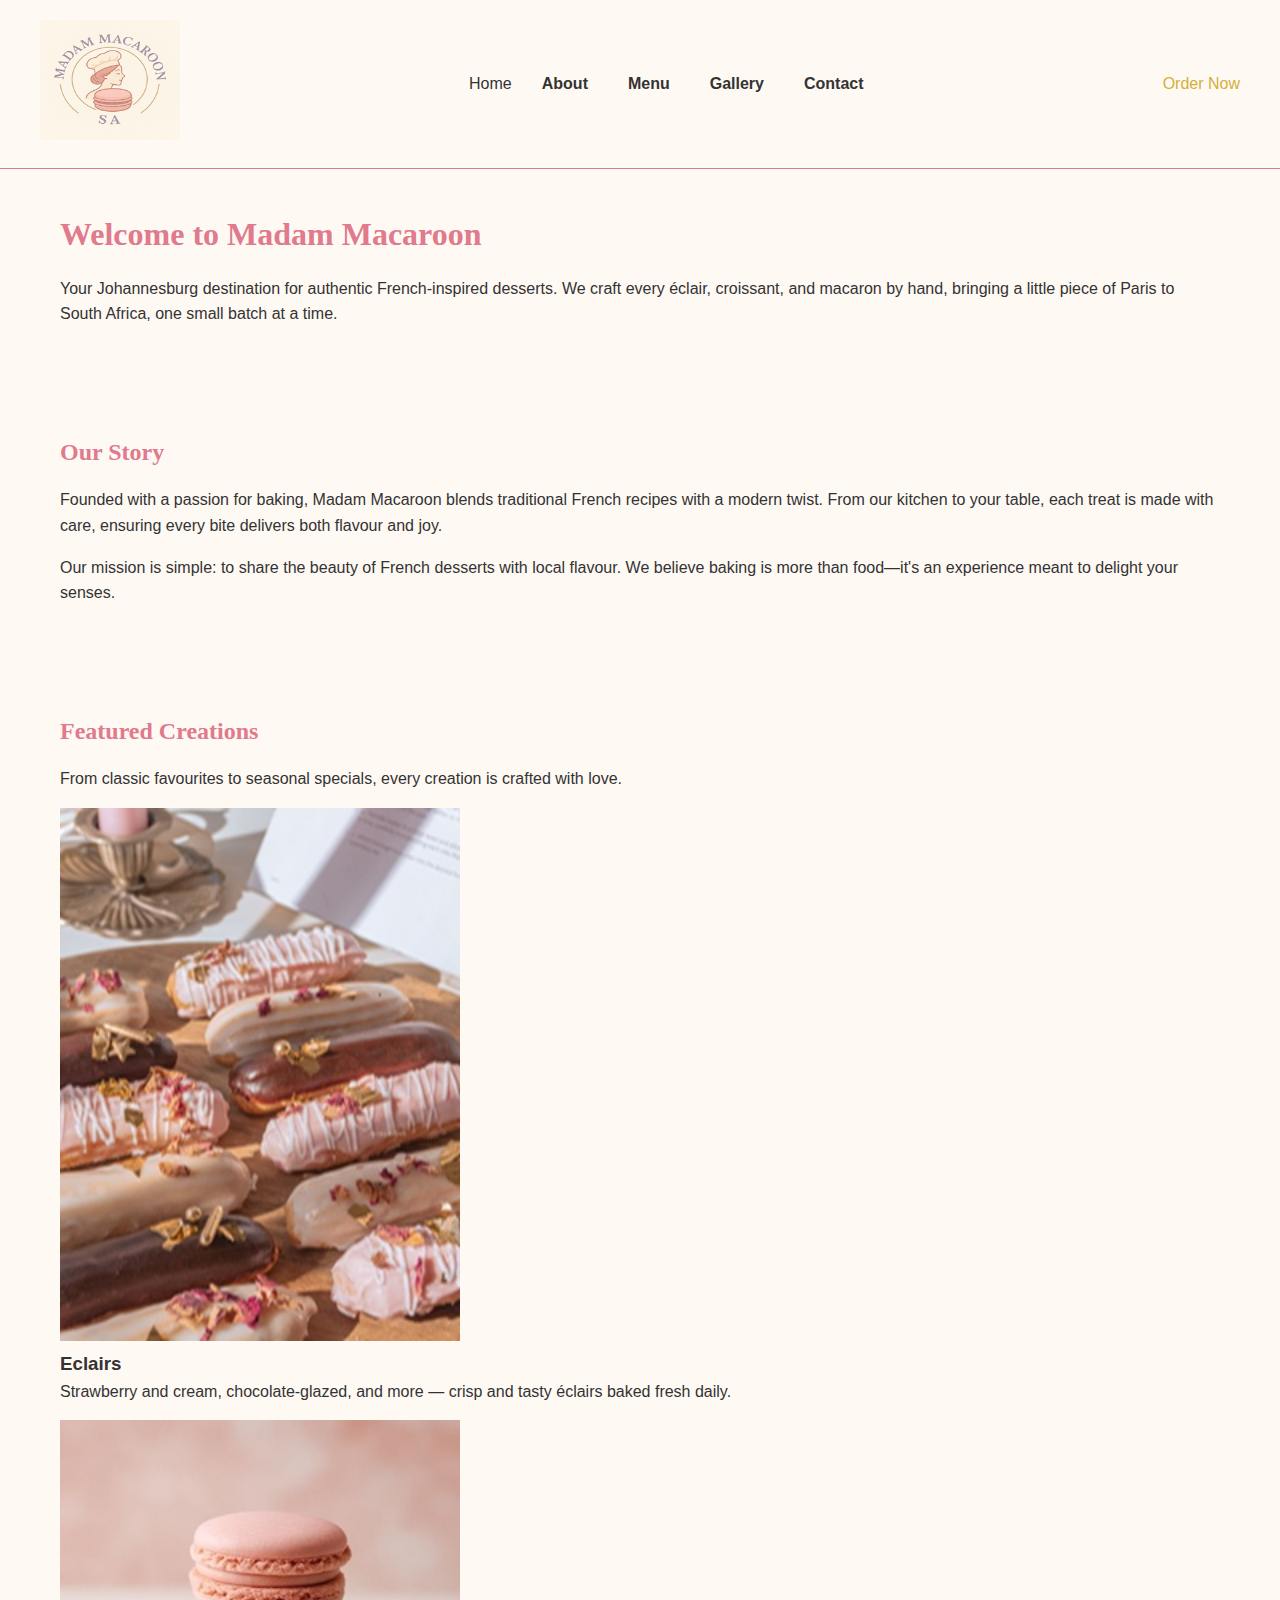
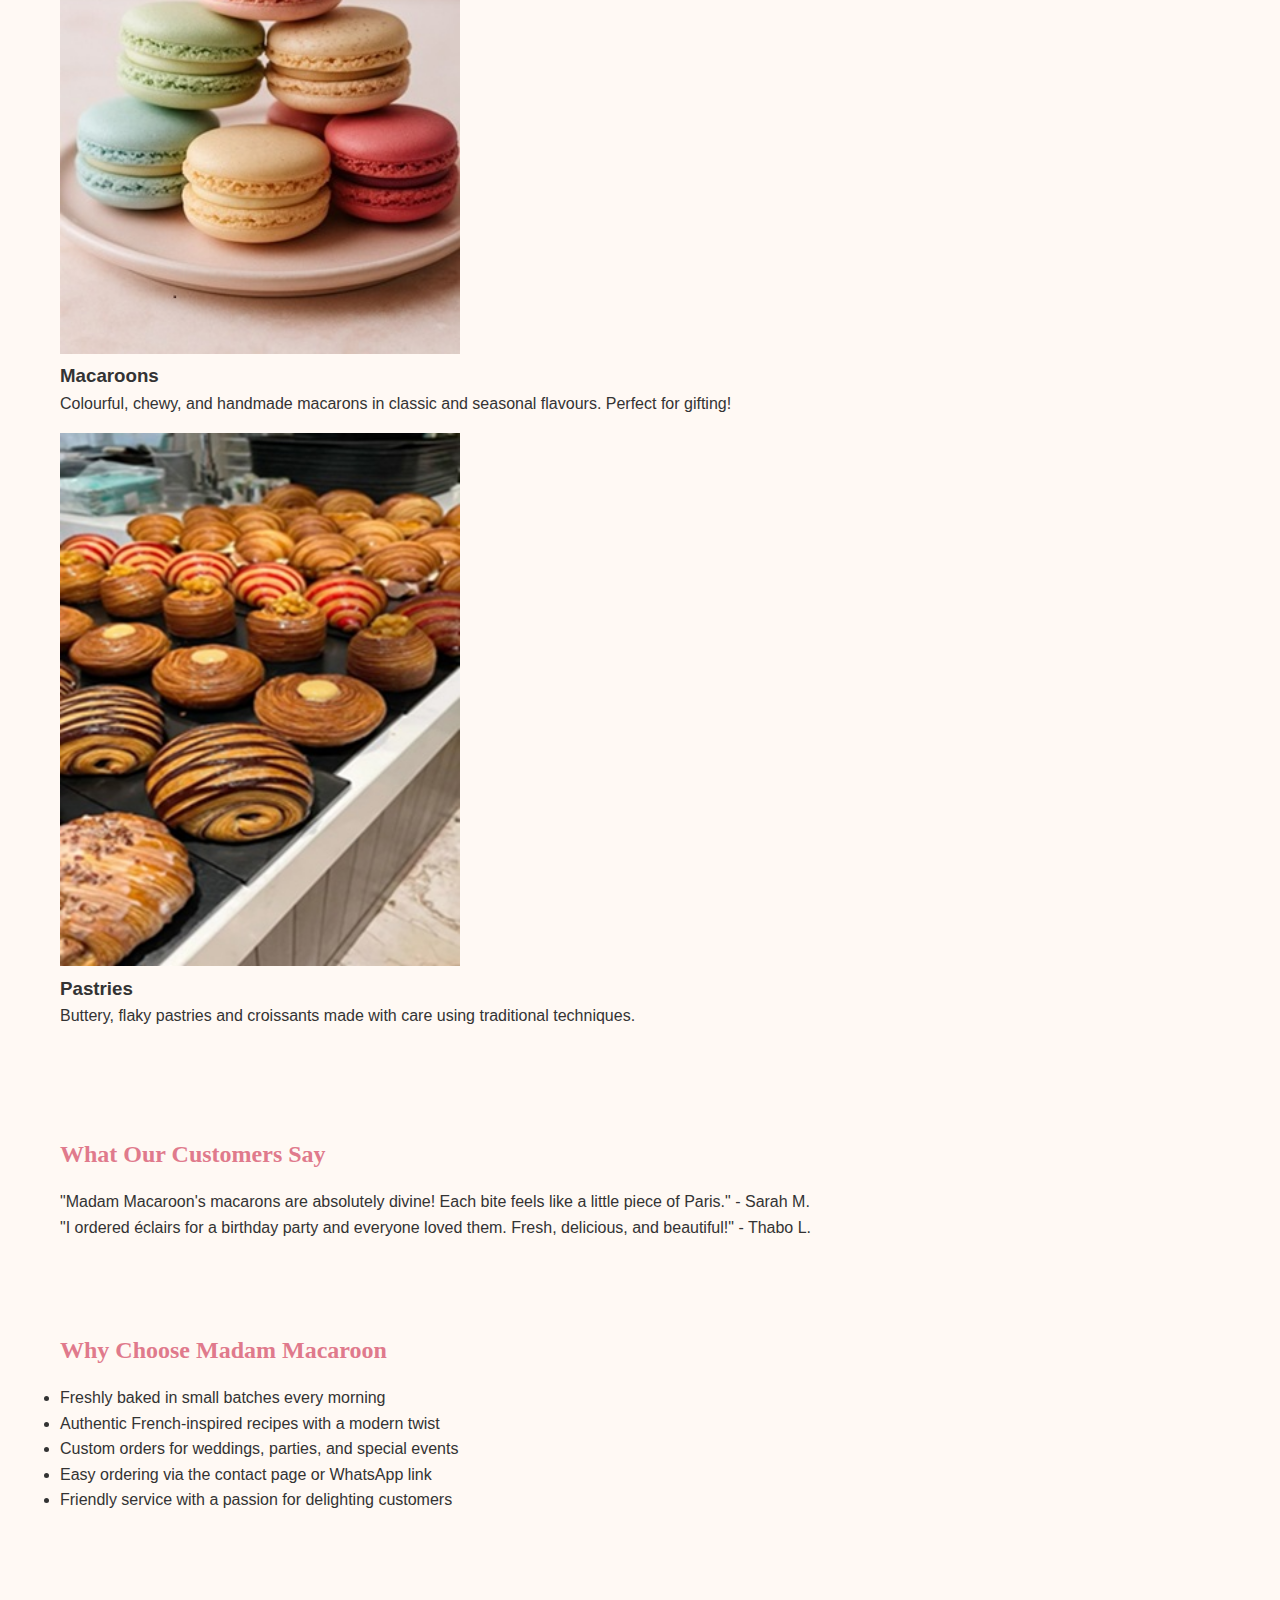
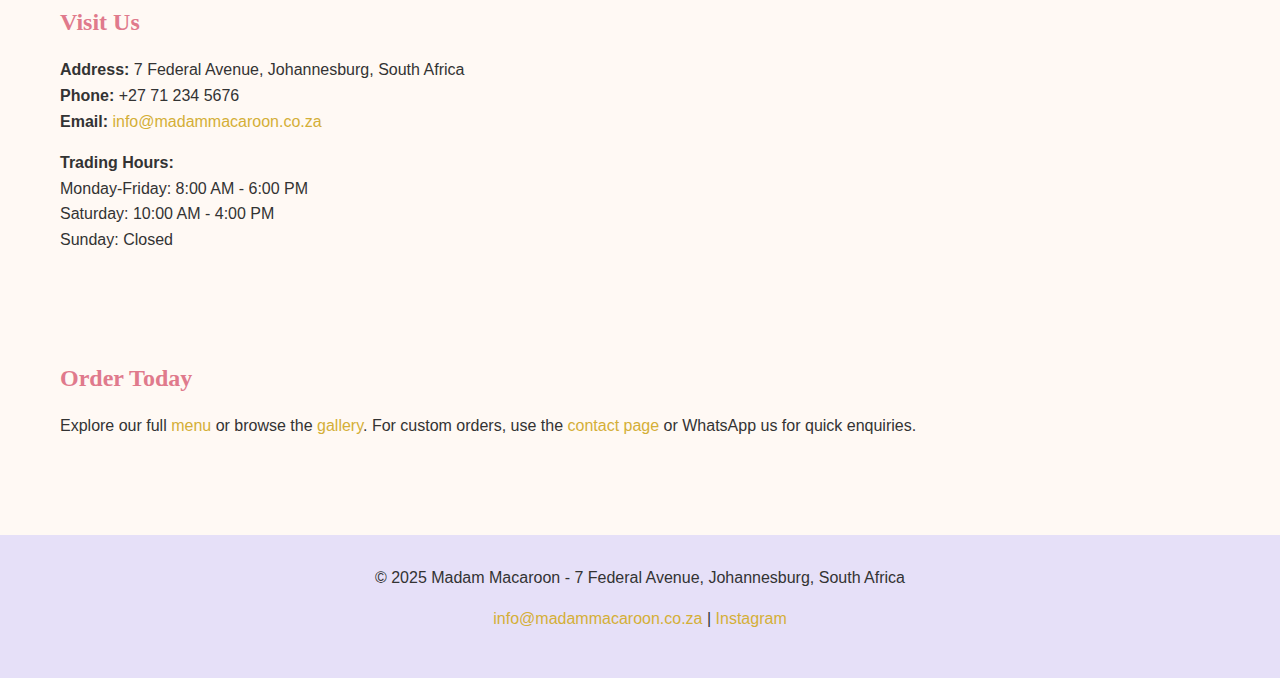
<file: madam.macaroon/index.html>
<!DOCTYPE html>
<html lang="en">
<head>
    <meta charset="UTF-8">
    <meta name="viewport" content="width=device-width, initial-scale=1.0">
    <title>Madam Macaroon - Home</title>
    <link rel="stylesheet" href="styles.css">
    <meta name="description" content="Madam Macaroon - Handcrafted French-inspired desserts in Johannesburg. Explore our éclairs, macarons, pastries, and order online or visit us today.">
</head>
<body>
    
    <!-- Header -->
    <header>
        <a href="index.html">
            <img src="_image/logo clear.png" alt="Madam Macaroon Logo" width="140">
        </a>

        <nav>
            <ul>
                <li>Home</li>
                <li><a href="about.html">About</a></li>
                <li><a href="products.html">Menu</a></li>
                <li><a href="gallery.html">Gallery</a></li>
                <li><a href="contact.html">Contact</a></li>
            </ul>
        </nav>

        <a href="contact.html" class="btn-order-small">Order Now</a>
    </header>

    <!-- Main Content -->
    <main>
        
        <section>
            <h1>Welcome to Madam Macaroon</h1>
            <p>
                Your Johannesburg destination for authentic French-inspired desserts. 
                We craft every éclair, croissant, and macaron by hand, bringing a little piece of Paris
                to South Africa, one small batch at a time.
            </p>
        </section>

        <section>
            <h2>Our Story</h2>
            <p>
                Founded with a passion for baking, Madam Macaroon blends traditional French recipes
                with a modern twist. From our kitchen to your table, each treat is made with care,
                ensuring every bite delivers both flavour and joy.
            </p>
            <p>
                Our mission is simple: to share the beauty of French desserts with local flavour. 
                We believe baking is more than food—it's an experience meant to delight your senses.
            </p>
        </section>

        <section>
            <h2>Featured Creations</h2>
            <p>From classic favourites to seasonal specials, every creation is crafted with love.</p>

            <!-- Featured Creations with simple img tags -->
            <article>
                <img src="_image/eclairs genral.jpg" alt="Freshly baked eclairs" width="400">
                <h3>Eclairs</h3>
                <p>Strawberry and cream, chocolate-glazed, and more — crisp and tasty éclairs baked fresh daily.</p>
            </article>

            <article>
                <img src="_image/macaroons general.jpg" alt="Assorted colourful macaroons" width="400">
                <h3>Macaroons</h3>
                <p>Colourful, chewy, and handmade macarons in classic and seasonal flavours. Perfect for gifting!</p>
            </article>

            <article>
                <img src="_image/pastries general.jpg" alt="Flaky buttery pastries" width="400">
                <h3>Pastries</h3>
                <p>Buttery, flaky pastries and croissants made with care using traditional techniques.</p>
            </article>
        </section>

        <section>
            <h2>What Our Customers Say</h2>
            <blockquote>
                "Madam Macaroon's macarons are absolutely divine! Each bite feels like a little piece of Paris." - Sarah M.
            </blockquote>
            <blockquote>
                "I ordered éclairs for a birthday party and everyone loved them. Fresh, delicious, and beautiful!" - Thabo L.
            </blockquote>
        </section>

        <section>
            <h2>Why Choose Madam Macaroon</h2>
            <ul>
                <li>Freshly baked in small batches every morning</li>
                <li>Authentic French-inspired recipes with a modern twist</li>
                <li>Custom orders for weddings, parties, and special events</li>
                <li>Easy ordering via the contact page or WhatsApp link</li>
                <li>Friendly service with a passion for delighting customers</li>
            </ul>
        </section>

        <section>
            <h2>Visit Us</h2>
            <p>
                <strong>Address:</strong> 7 Federal Avenue, Johannesburg, South Africa<br>
                <strong>Phone:</strong> +27 71 234 5676<br>
                <strong>Email:</strong> <a href="mailto:info@madammacaroon.co.za">info@madammacaroon.co.za</a>
            </p>
            <p>
                <strong>Trading Hours:</strong><br>
                Monday-Friday: 8:00 AM - 6:00 PM<br>
                Saturday: 10:00 AM - 4:00 PM<br>
                Sunday: Closed
            </p>
        </section>

        <section>
            <h2>Order Today</h2>
            <p>
                Explore our full <a href="products.html">menu</a> or browse the <a href="gallery.html">gallery</a>.
                For custom orders, use the <a href="contact.html">contact page</a> or WhatsApp us for quick enquiries.
            </p>
        </section>
    </main>

    <!-- Footer -->
    <footer>
        <p>&copy; 2025 Madam Macaroon - 7 Federal Avenue, Johannesburg, South Africa</p>
        <p>
            <a href="mailto:info@madammacaroon.co.za">info@madammacaroon.co.za</a> |
            <a href="https://instagram.com/" target="_blank" rel="noopener">Instagram</a>
        </p>
    </footer>
</body>
</html>
</file>
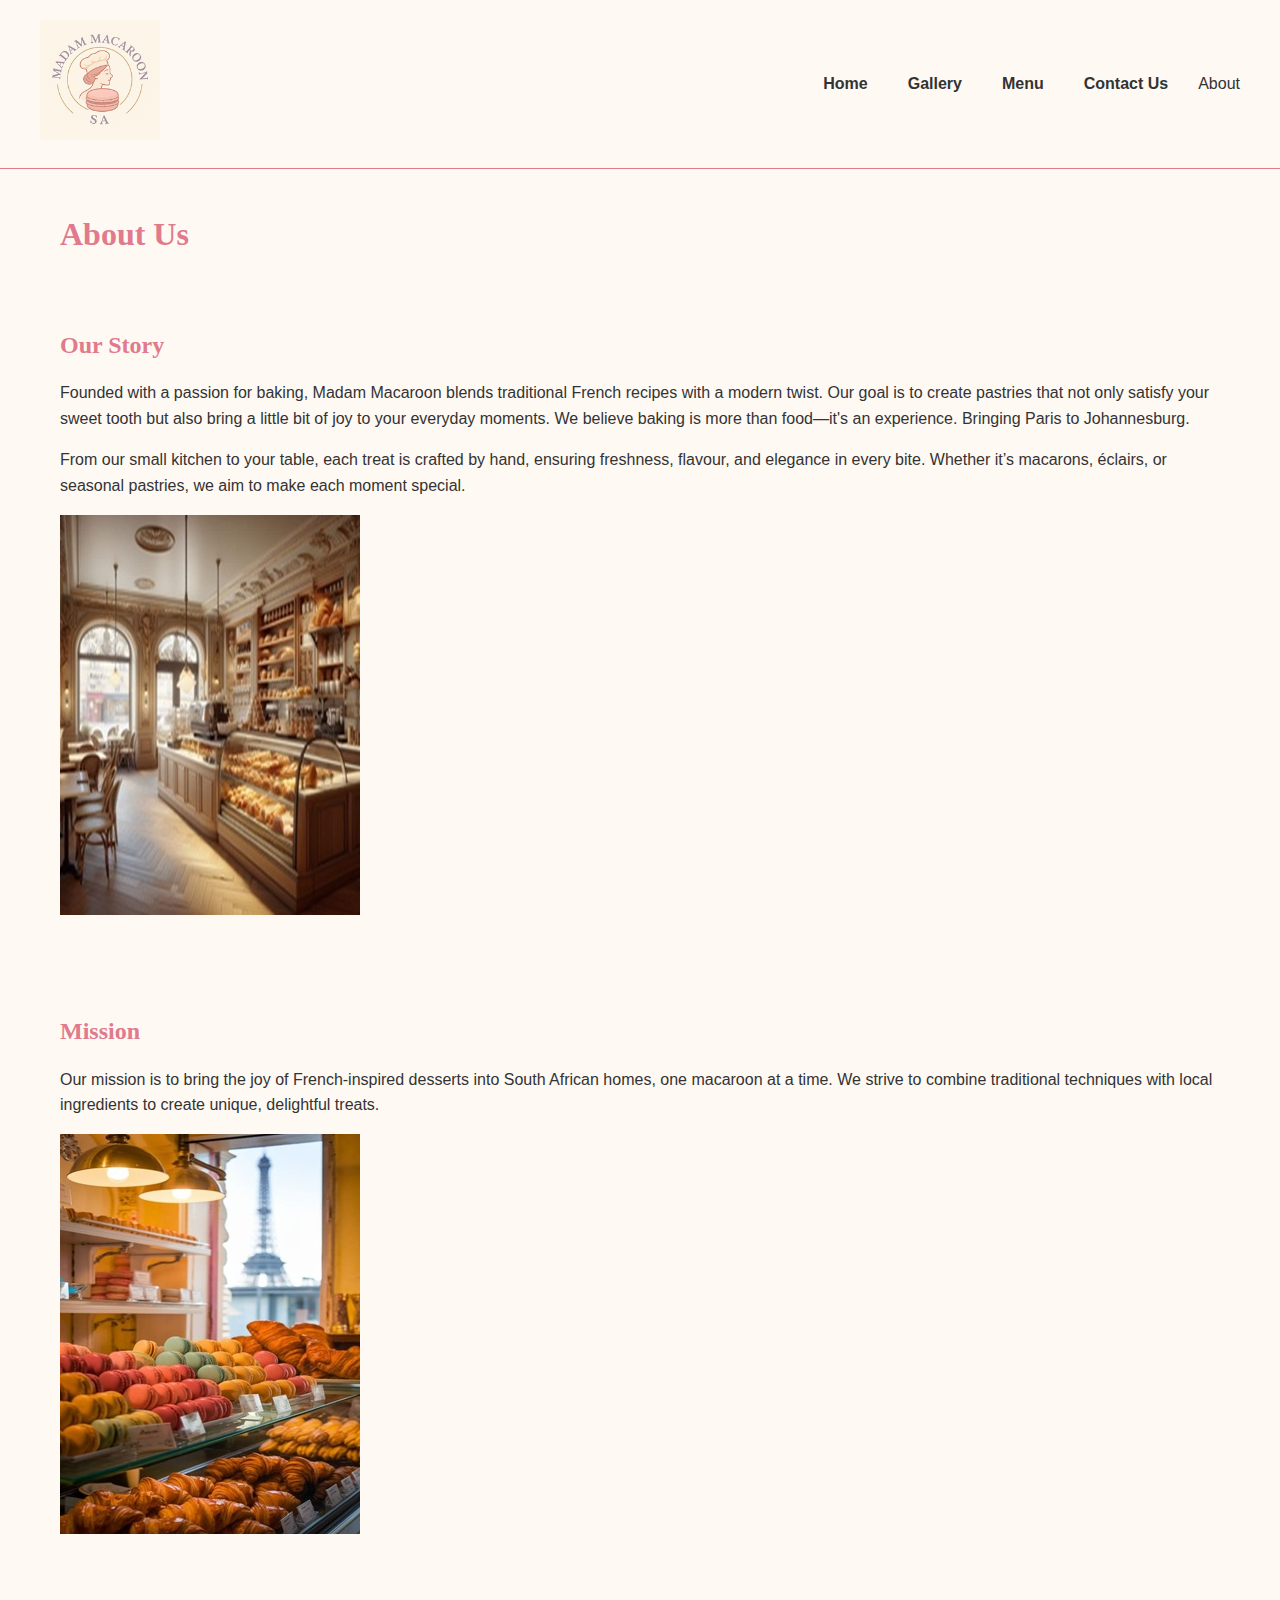
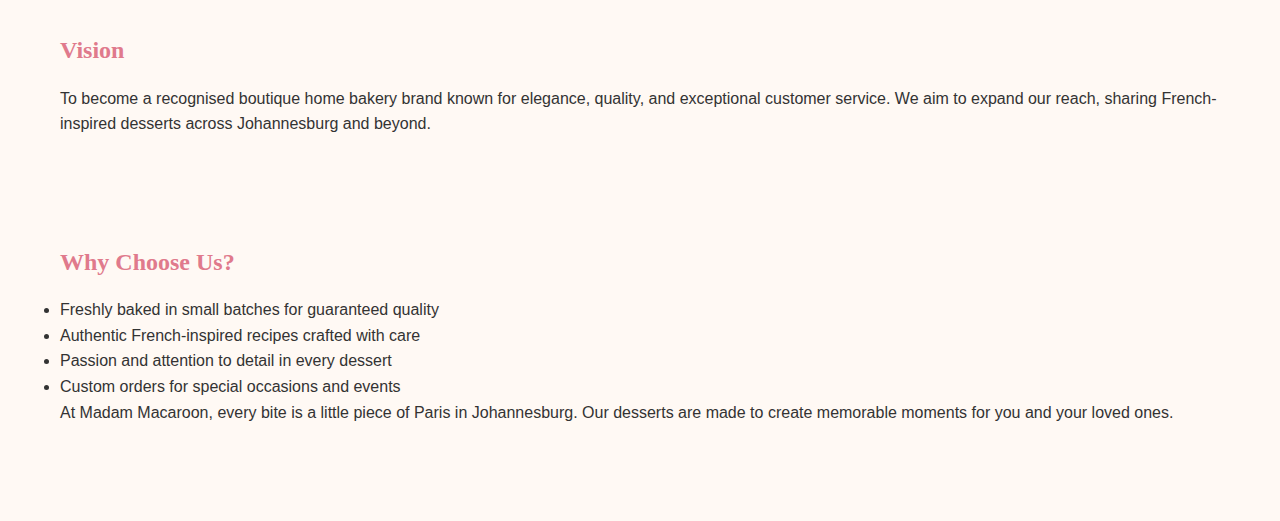
<file: madam.macaroon/about.html>
<!DOCTYPE html>
<html lang="en">
<head>
    <meta charset="UTF-8">
    <meta name="viewport" content="width=device-width, initial-scale=1.0">
    <title>Madam Macaroon - About Page</title>
    <link rel="stylesheet" href="styles.css">
</head>
<body>
    <!-- Header with logo and navigation -->
    <header>
        <a href="index.html">
            <img src="_image/logo clear.png" alt="Madam Macaroon Logo" width="120">
        </a>

        <nav>
            <ul>
                <li><a href="index.html">Home</a></li>
                <li><a href="gallery.html">Gallery</a></li>
                <li><a href="products.html">Menu</a></li>
                <li><a href="contact.html">Contact Us</a></li>
                <li>About</li>
            </ul>
        </nav>
    </header>

    <main>
        <h1>About Us</h1>

        <!-- Our Story -->
        <section class="about-section">
            <div>
                <h2>Our Story</h2>
                <p>
                    Founded with a passion for baking, Madam Macaroon blends traditional French recipes
                    with a modern twist. Our goal is to create pastries that not only satisfy your sweet tooth
                    but also bring a little bit of joy to your everyday moments. We believe baking is more
                    than food—it's an experience. Bringing Paris to Johannesburg.
                </p>
                <p>
                    From our small kitchen to your table, each treat is crafted by hand, ensuring
                    freshness, flavour, and elegance in every bite. Whether it’s macarons, éclairs,
                    or seasonal pastries, we aim to make each moment special.
                </p>
            </div>
            <img src="_image/paris bakery pic.jpg" alt="Paris Inspired Bakery">
        </section>

        <!-- Mission -->
        <section class="about-section">
            <div>
                <h2>Mission</h2>
                <p>
                    Our mission is to bring the joy of French-inspired desserts into South African homes,
                    one macaroon at a time. We strive to combine traditional techniques with local ingredients
                    to create unique, delightful treats.
                </p>
            </div>
            <img src="_image/parisian bakery pic.jpg" alt="Macaroons and pastries">
        </section>

        <!-- Vision -->
        <section>
            <h2>Vision</h2>
            <p>
                To become a recognised boutique home bakery brand known for elegance, quality,
                and exceptional customer service. We aim to expand our reach, sharing French-inspired
                desserts across Johannesburg and beyond.
            </p>
        </section>

        <!-- Why Choose Us -->
        <section>
            <h2>Why Choose Us?</h2>
            <ul>
                <li>Freshly baked in small batches for guaranteed quality</li>
                <li>Authentic French-inspired recipes crafted with care</li>
                <li>Passion and attention to detail in every dessert</li>
                <li>Custom orders for special occasions and events</li>
            </ul>
            <p>
                At Madam Macaroon, every bite is a little piece of Paris in Johannesburg. Our desserts
                are made to create memorable moments for you and your loved ones.
            </p>
        </section>
    </main>
</file>
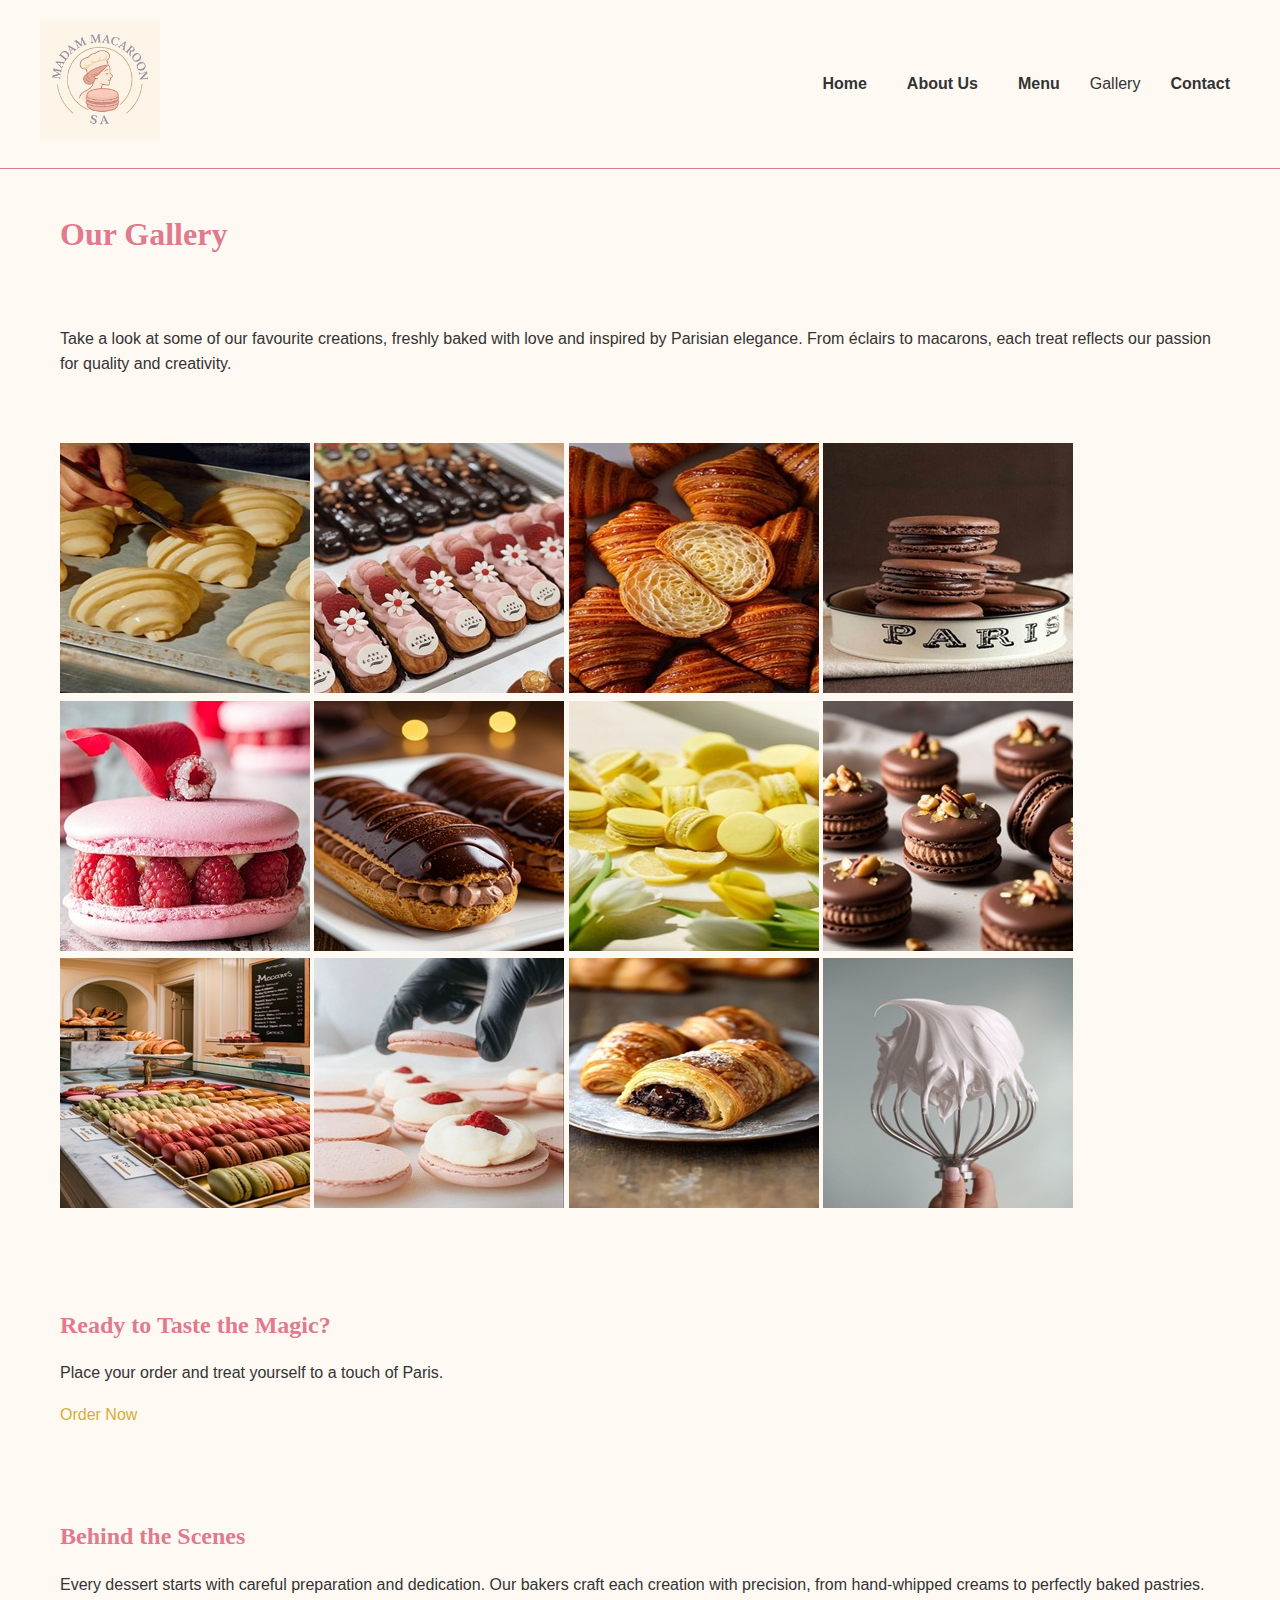
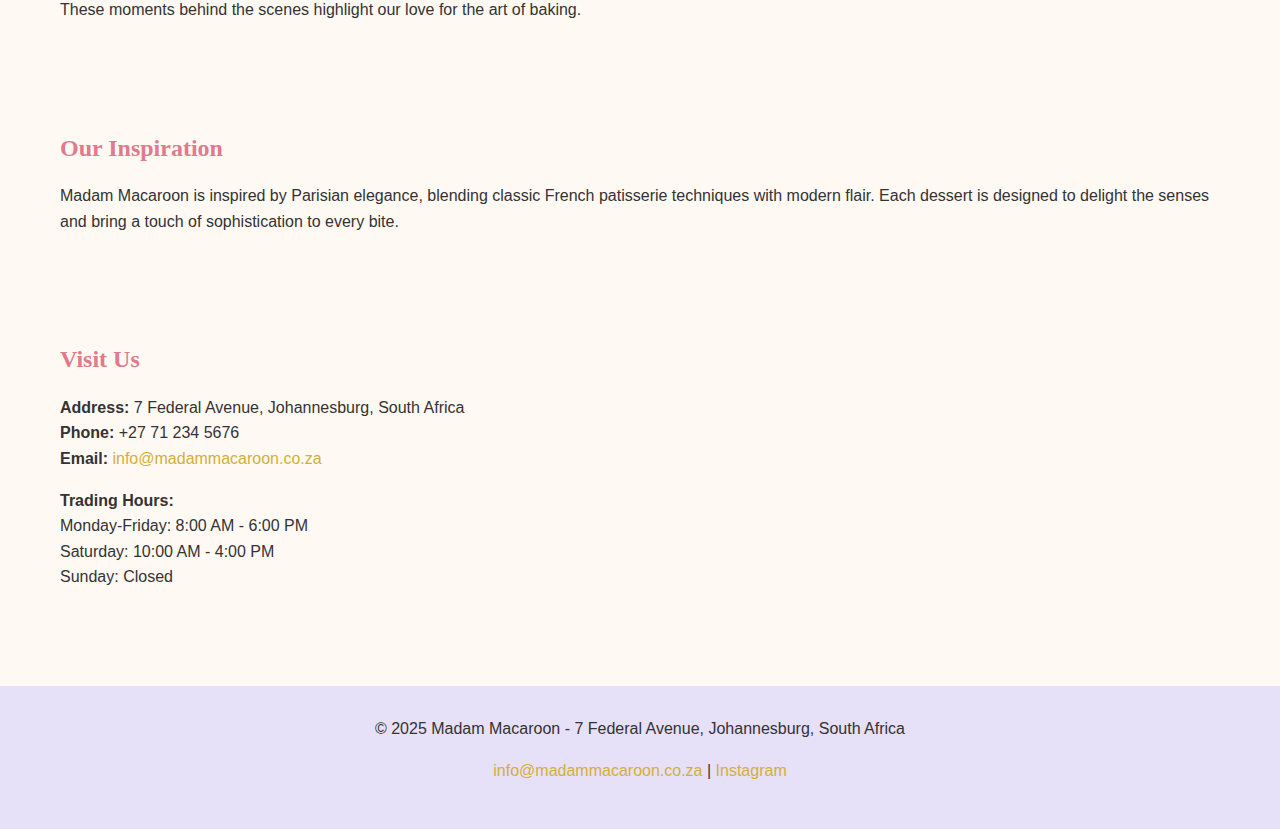
<file: madam.macaroon/gallery.html>
<!DOCTYPE html>
<html lang="en">
<head>
    <meta charset="UTF-8">
    <meta name="viewport" content="width=device-width, initial-scale=1.0">
    <title>Madam Macaroon - Gallery</title>
    <link rel="stylesheet" href="styles.css">
    <meta name="description" content="Madam Macaroon Gallery - Explore our pastries, macarons, eclairs, and desserts in elegant Parisian style.">
</head>
<body>

    <!-- Header -->
    <header>
        <a href="index.html">
            <img src="_image/logo clear.png" alt="Madam Macaroon Logo" width="120">
        </a>
        <nav>
            <ul>
                <li><a href="index.html">Home</a></li>
                <li><a href="about.html">About Us</a></li>
                <li><a href="products.html">Menu</a></li>
                <li>Gallery</li>
                <li><a href="contact.html">Contact</a></li>
            </ul>
        </nav>
    </header>

    <!-- Main Content -->
    <main>
        <h1>Our Gallery</h1>
        <p>Take a look at some of our favourite creations, freshly baked with love and inspired by Parisian elegance. From éclairs to macarons, each treat reflects our passion for quality and creativity.</p>

        <!-- Gallery Grid -->
        <section class="gallery-grid">
            <img src="_image/bakingprocess.jpg" alt="Baking process">
            <img src="_image/Berry eclair for gallery.jpg" alt="Berry Eclair">
            <img src="_image/butter pastry gallery2.jpg" alt="Butter Pastry">
            <img src="_image/choco locco gallery.jpg" alt="Choco Loco">
            <img src="_image/prettyinpinkgallery.jpg" alt="Pretty in Pink">
            <img src="_image/choco late eclair gallery.jpg" alt="Chocolate Eclair">
            <img src="_image/Lemon Macarons – gallery2.jpg" alt="Lemon Macarons">
            <img src="_image/choc macaroon gallery2.jpg" alt="Chocolate Macaroon">
            <img src="_image/look of restaurant.jpg" alt="Restaurant Look">
            <img src="_image/baking process 2.jpg" alt="Baking Process 2">
            <img src="_image/4c92903c-e950-48e2-b4c9-6647354e27c8.jpg" alt="Restaurant Interior">
            <img src="_image/download (1).jpg" alt="Whisk and Baking Tools">
        </section>

        <!-- ===== Order Button Section ===== -->
        <section class="order-section">
            <h2>Ready to Taste the Magic?</h2>
            <p>Place your order and treat yourself to a touch of Paris.</p>
            <a href="contact.html" class="btn">Order Now</a>
        </section>
        <!-- ===== End Order Button ===== -->

        <!-- Additional Sections -->
        <section>
            <h2>Behind the Scenes</h2>
            <p>Every dessert starts with careful preparation and dedication. Our bakers craft each creation with precision, from hand-whipped creams to perfectly baked pastries. These moments behind the scenes highlight our love for the art of baking.</p>
        </section>

        <section>
            <h2>Our Inspiration</h2>
            <p>Madam Macaroon is inspired by Parisian elegance, blending classic French patisserie techniques with modern flair. Each dessert is designed to delight the senses and bring a touch of sophistication to every bite.</p>
        </section>

        <section>
            <h2>Visit Us</h2>
            <p>
                <strong>Address:</strong> 7 Federal Avenue, Johannesburg, South Africa<br>
                <strong>Phone:</strong> +27 71 234 5676<br>
                <strong>Email:</strong> <a href="mailto:info@madammacaroon.co.za">info@madammacaroon.co.za</a>
            </p>
            <p>
                <strong>Trading Hours:</strong><br>
                Monday-Friday: 8:00 AM - 6:00 PM<br>
                Saturday: 10:00 AM - 4:00 PM<br>
                Sunday: Closed
            </p>
        </section>
    </main>

    <!-- Footer -->
    <footer>
        <p>&copy; 2025 Madam Macaroon - 7 Federal Avenue, Johannesburg, South Africa</p>
        <p>
            <a href="mailto:info@madammacaroon.co.za">info@madammacaroon.co.za</a> |
            <a href="https://instagram.com/" target="_blank" rel="noopener">Instagram</a>
        </p>
    </footer>

</body>
</html>
</file>
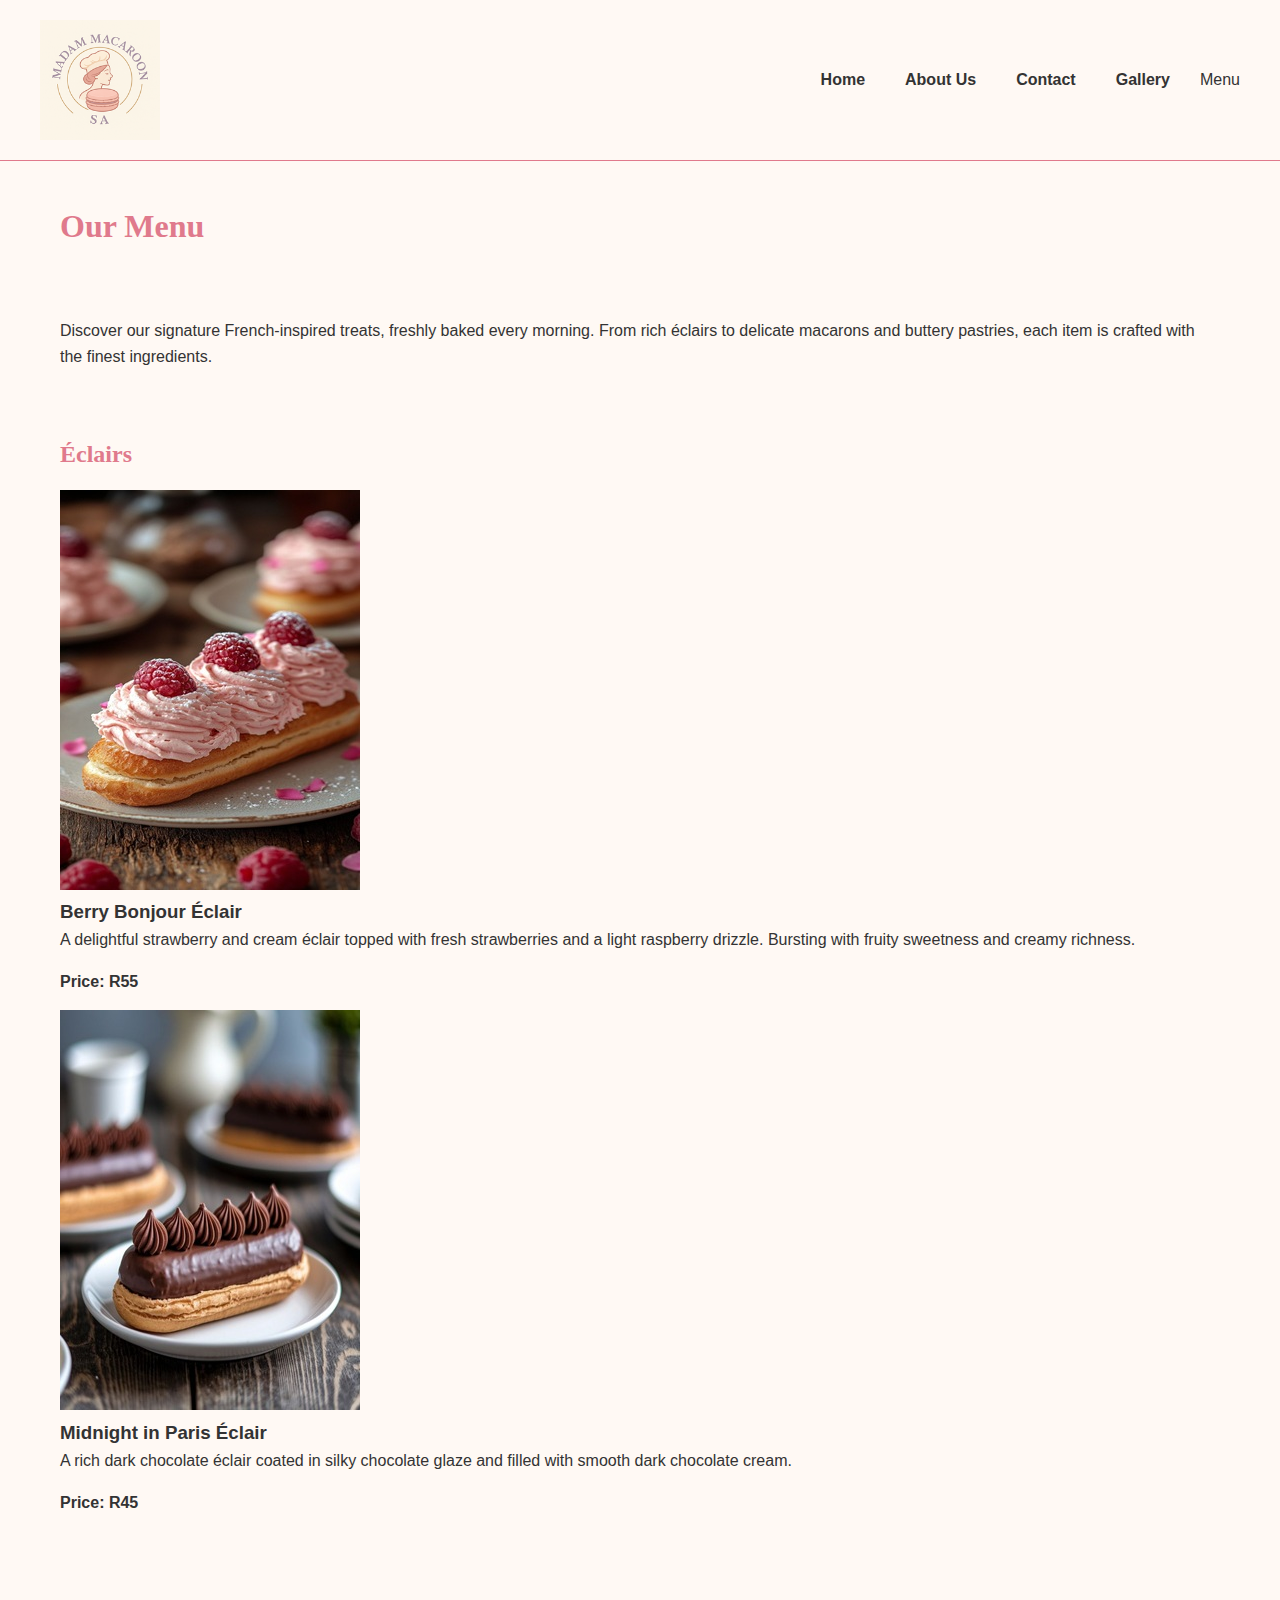
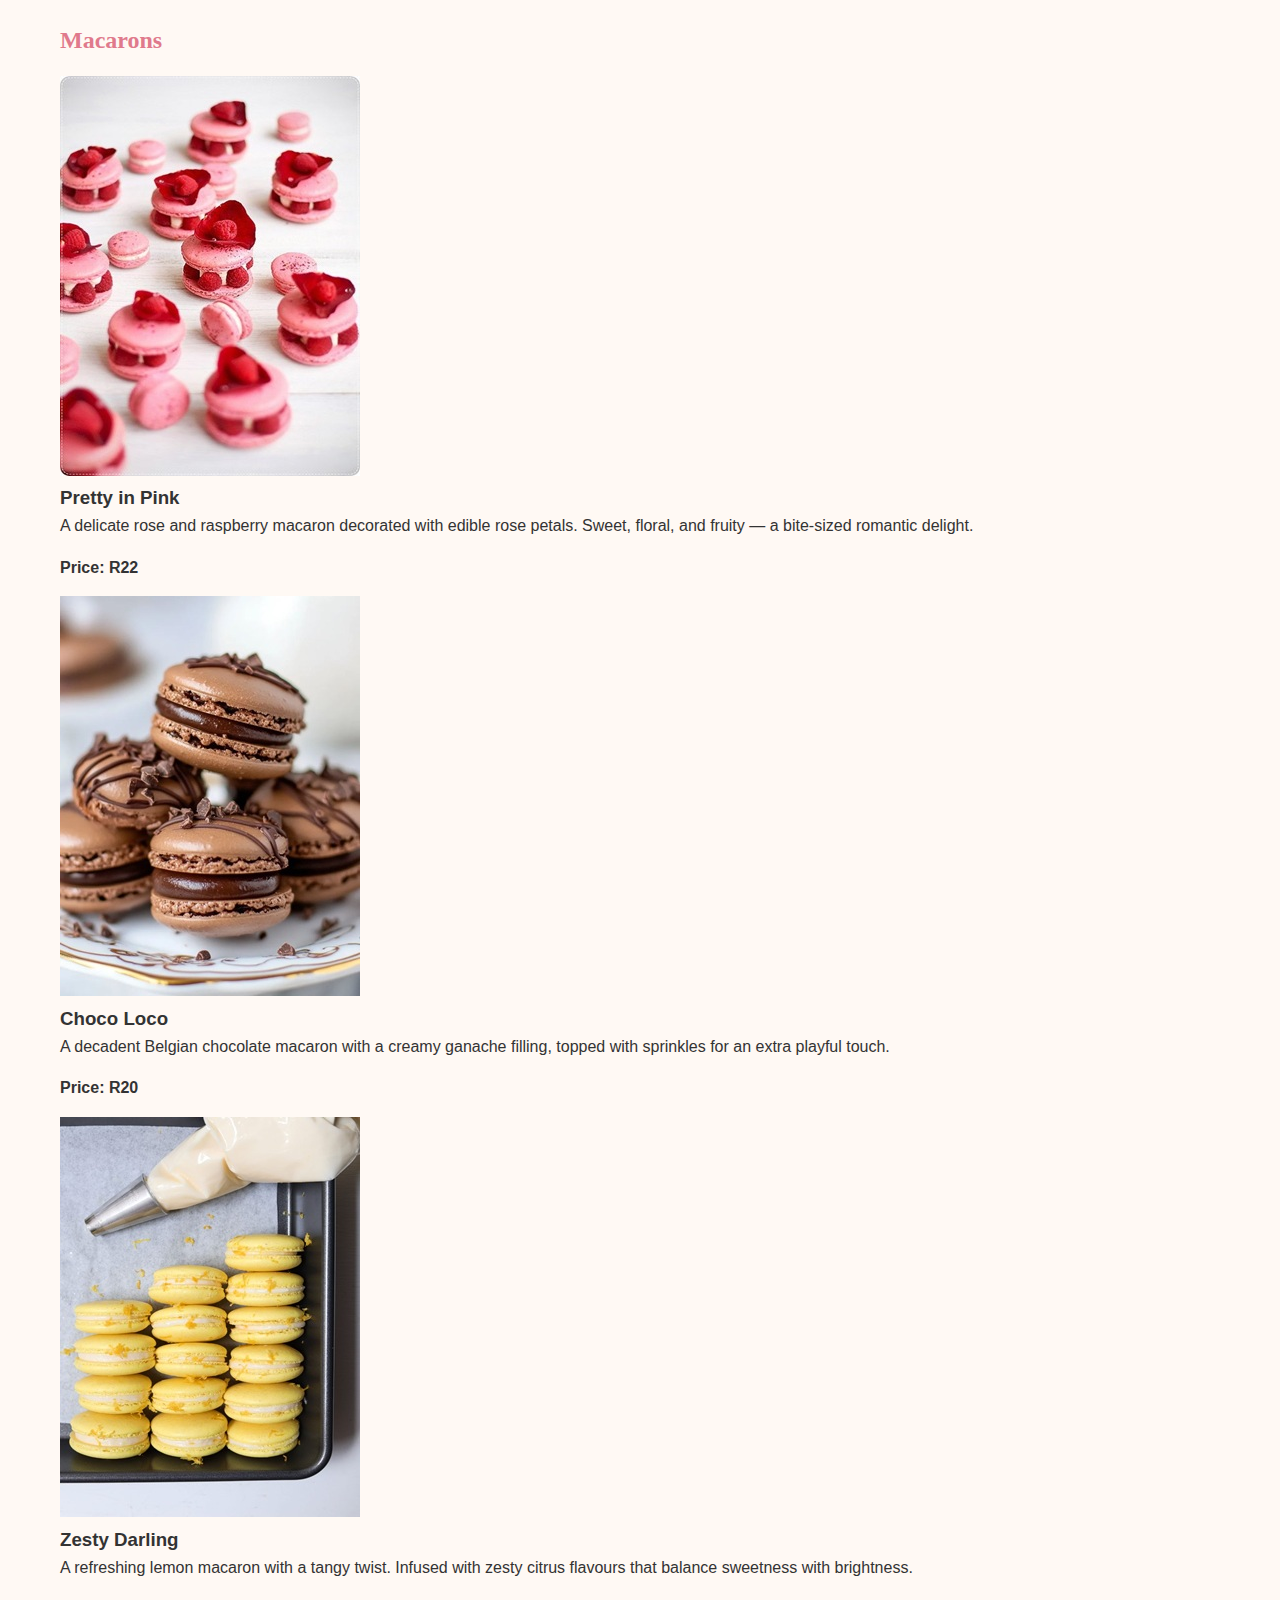
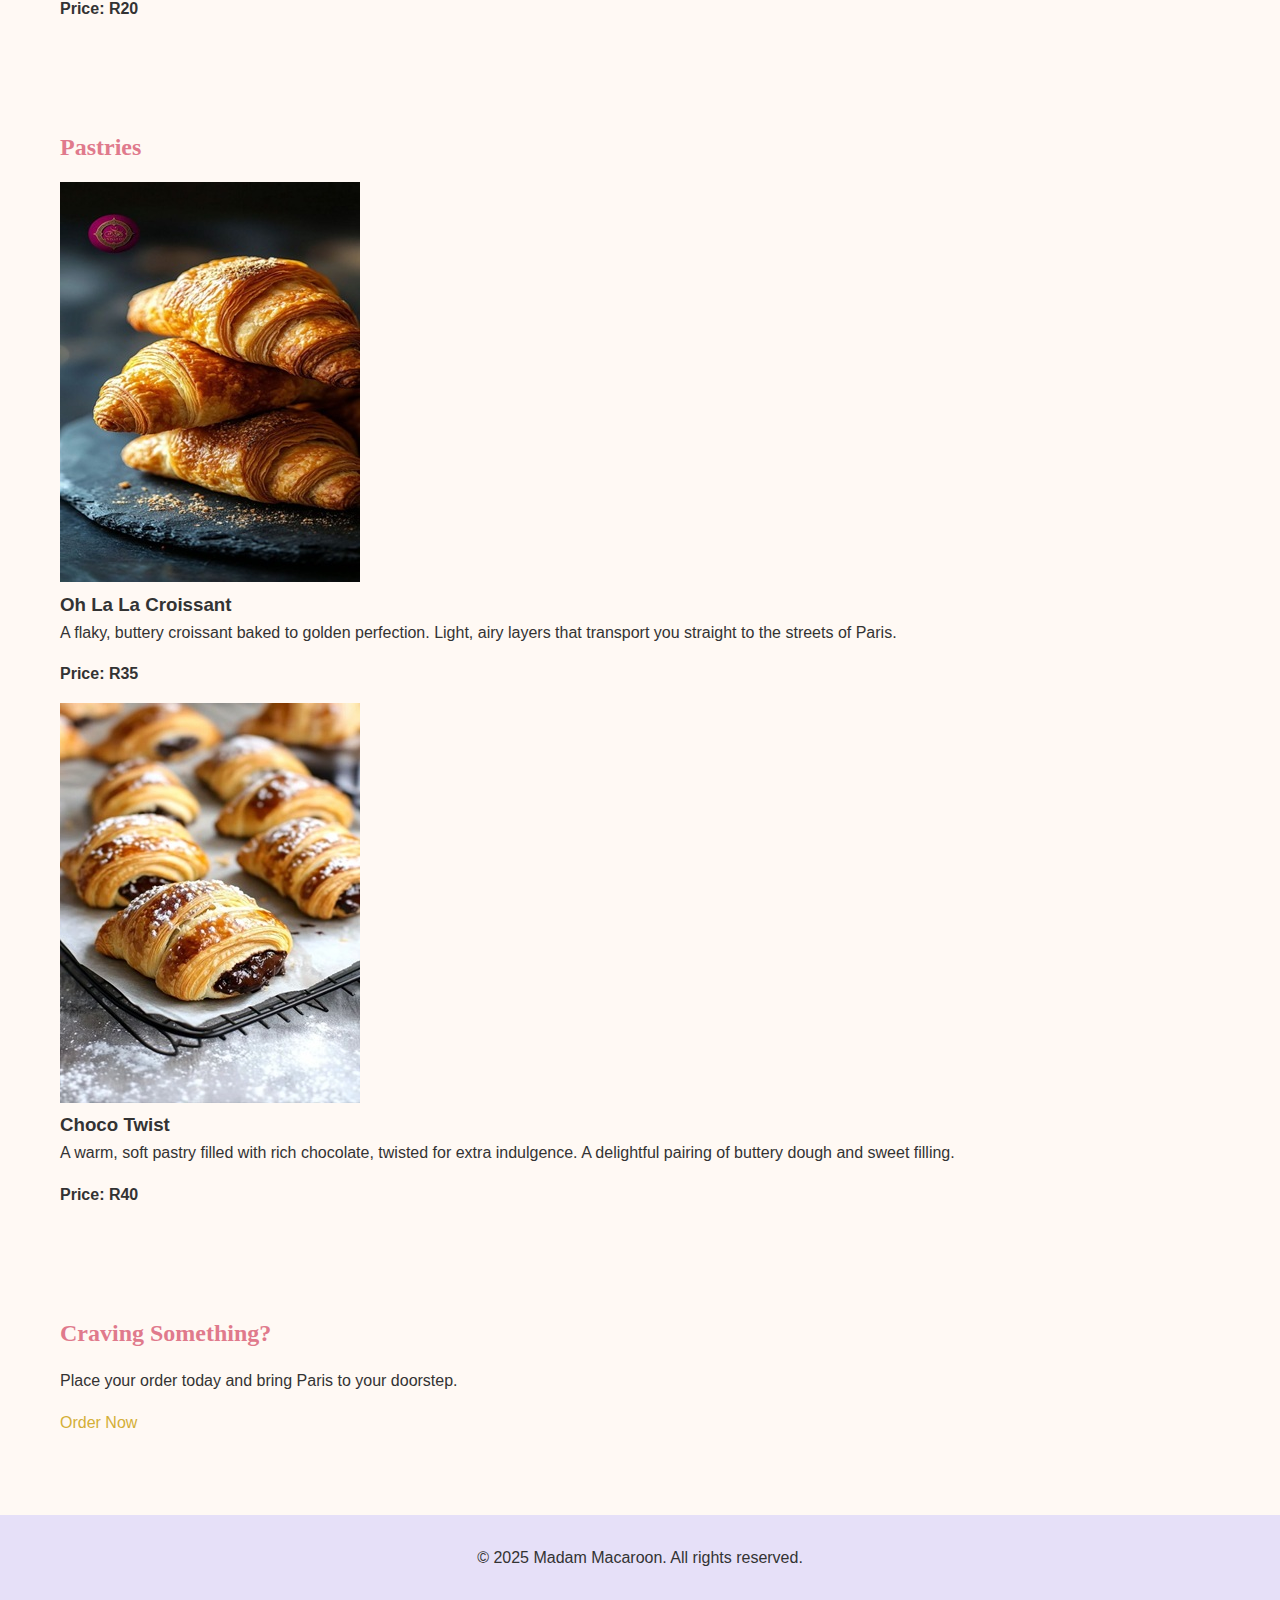
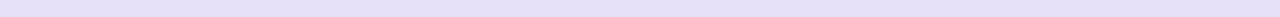
<file: madam.macaroon/products.html>
<!DOCTYPE html>
<html lang="en">
<head>
    <meta charset="UTF-8">
    <meta name="viewport" content="width=device-width, initial-scale=1.0">
    <title>Madam Macaroon - Products</title>
    <link rel="stylesheet" href="styles.css">
</head>
<body>
    <!-- Header -->
    <header>
        <img src="_image/logo clear.png" alt="Madam Macaroon Logo">

        <nav>
            <ul>
                <li><a href="index.html">Home</a></li>
                <li><a href="about.html">About Us</a></li>
                <li><a href="contact.html">Contact</a></li>
                <li><a href="gallery.html">Gallery</a></li>
                <li>Menu</li>
            </ul>
        </nav>
    </header>

    <!-- Main Content -->
    <main>
        <h1>Our Menu</h1>
        <p>
            Discover our signature French-inspired treats, freshly baked every morning.
            From rich éclairs to delicate macarons and buttery pastries, each item is
            crafted with the finest ingredients.
        </p>

        <!-- Éclairs Section -->
        <section>
            <h2>Éclairs</h2>

            <article>
                <picture>
                    <source srcset="_image/Berry Bonjour-small.jpg 500w, _image/Berry Bonjour-medium.jpg 1000w, _image/Berry Bonjour.jpg 1500w"
                            sizes="(max-width: 600px) 100vw, (max-width: 1200px) 50vw, 33vw">
                    <img src="_image/Berry Bonjour.jpg" alt="Berry Bonjour Eclair">
                </picture>
                <h3>Berry Bonjour Éclair</h3>
                <p>
                    A delightful strawberry and cream éclair topped with fresh strawberries 
                    and a light raspberry drizzle. Bursting with fruity sweetness and creamy richness.
                </p>
                <p><strong>Price: R55</strong></p>
            </article>

            <article>
                <picture>
                    <source srcset="_image/Midnight Paris-small.jpg 500w, _image/Midnight Paris-medium.jpg 1000w, _image/Midnight Paris.jpg 1500w"
                            sizes="(max-width: 600px) 100vw, (max-width: 1200px) 50vw, 33vw">
                    <img src="_image/Midnight Paris.jpg" alt="Midnight in Paris Eclair">
                </picture>
                <h3>Midnight in Paris Éclair</h3>
                <p>
                    A rich dark chocolate éclair coated in silky chocolate glaze 
                    and filled with smooth dark chocolate cream.
                </p>
                <p><strong>Price: R45</strong></p>
            </article>
        </section>

        <!-- Macarons Section -->
        <section>
            <h2>Macarons</h2>

            <article>
                <picture>
                    <source srcset="_image/Pretty in pink mac-small.jpg 500w, _image/Pretty in pink mac-medium.jpg 1000w, _image/Pretty in pink mac.jpg 1500w"
                            sizes="(max-width: 600px) 100vw, (max-width: 1200px) 50vw, 33vw">
                    <img src="_image/Pretty in pink mac.jpg" alt="Pretty in Pink Macaron">
                </picture>
                <h3>Pretty in Pink</h3>
                <p>
                    A delicate rose and raspberry macaron decorated with edible rose petals.
                    Sweet, floral, and fruity — a bite-sized romantic delight.
                </p>
                <p><strong>Price: R22</strong></p>
            </article>

            <article>
                <picture>
                    <source srcset="_image/Chocco Loco-small.jpg 500w, _image/Chocco Loco-medium.jpg 1000w, _image/Chocco Loco.jpg 1500w"
                            sizes="(max-width: 600px) 100vw, (max-width: 1200px) 50vw, 33vw">
                    <img src="_image/Chocco Loco.jpg" alt="Choco Loco Macaron">
                </picture>
                <h3>Choco Loco</h3>
                <p>
                    A decadent Belgian chocolate macaron with a creamy ganache filling,
                    topped with sprinkles for an extra playful touch.
                </p>
                <p><strong>Price: R20</strong></p>
            </article>

            <article>
                <picture>
                    <source srcset="_image/Zesty Darling-small.jpg 500w, _image/Zesty Darling-medium.jpg 1000w, _image/Zesty Darling.jpg 1500w"
                            sizes="(max-width: 600px) 100vw, (max-width: 1200px) 50vw, 33vw">
                    <img src="_image/Zesty Darling.jpg" alt="Zesty Darling Macaron">
                </picture>
                <h3>Zesty Darling</h3>
                <p>
                    A refreshing lemon macaron with a tangy twist.
                    Infused with zesty citrus flavours that balance sweetness with brightness.
                </p>
                <p><strong>Price: R20</strong></p>
            </article>
        </section>

        <!-- Pastries Section -->
        <section>
            <h2>Pastries</h2>

            <article>
                <picture>
                    <source srcset="_image/ohh la la croissant-small.jpg 500w, _image/ohh la la croissant-medium.jpg 1000w, _image/ohh la la croissant.jpg 1500w"
                            sizes="(max-width: 600px) 100vw, (max-width: 1200px) 50vw, 33vw">
                    <img src="_image/ohh la la croissant.jpg" alt="Oh La La Croissant">
                </picture>
                <h3>Oh La La Croissant</h3>
                <p>
                    A flaky, buttery croissant baked to golden perfection.
                    Light, airy layers that transport you straight to the streets of Paris.
                </p>
                <p><strong>Price: R35</strong></p>
            </article>

            <article>
                <picture>
                    <source srcset="_image/Chocco Twist-small.jpg 500w, _image/Chocco Twist-medium.jpg 1000w, _image/Chocco Twist.jpg 1500w"
                            sizes="(max-width: 600px) 100vw, (max-width: 1200px) 50vw, 33vw">
                    <img src="_image/Chocco Twist.jpg" alt="Choco Twist">
                </picture>
                <h3>Choco Twist</h3>
                <p>
                    A warm, soft pastry filled with rich chocolate, twisted for extra indulgence.
                    A delightful pairing of buttery dough and sweet filling.
                </p>
                <p><strong>Price: R40</strong></p>
            </article>
        </section>

        <!-- ===== Order Button Section ===== -->
        <section class="order-section">
            <h2>Craving Something?</h2>
            <p>Place your order today and bring Paris to your doorstep.</p>
            <a href="contact.html" class="btn">Order Now</a>
        </section>
        <!-- ===== End Order Button ===== -->

    </main>

    <footer>
        <p>&copy; 2025 Madam Macaroon. All rights reserved.</p>
    </footer>
</body>
</html>
</file>
<file: madam.macaroon/styles.css>
/* === CSS Reset === */
* {
    margin: 0;
    padding: 0;
    box-sizing: border-box;
}

/* === Root Variables === */
:root {
    --pink: #e07a8c;
    --cream: #fff9f4;
    --lavender: #e6e0f8;
    --gold: #d4af37;
    --text-color: #333;
}

/* === Global Styles === */
body {
    font-family: 'Open Sans', Arial, sans-serif;
    font-size: 16px;
    line-height: 1.6;
    color: var(--text-color);
    background-color: var(--cream);
}

h1, h2 {
    font-family: 'Dancing Script', cursive;
    color: var(--pink);
    margin-bottom: 1rem;
}

p {
    margin-bottom: 1rem;
}

a {
    color: var(--gold);
    text-decoration: none;
}
a:hover { text-decoration: underline; }

/* === Header === */
header {
    display: flex;
    justify-content: space-between;
    align-items: center;
    padding: 20px 40px;
    border-bottom: 1px solid var(--pink);
    flex-wrap: wrap;
}

header img { max-height: 120px; }

nav ul {
    display: flex;
    list-style: none;
    gap: 20px;
    flex-wrap: wrap;
}

nav ul li a {
    font-weight: 600;
    color: var(--text-color);
    padding: 5px 10px;
}
nav ul li a:hover { color: var(--gold); }

/* === Main === */
main {
    padding: 40px 20px;
    max-width: 1200px;
    margin: 0 auto;
    display: flex;
    flex-direction: column;
    gap: 50px;
}

section { margin-bottom: 40px; }

/* === Map === */
#map {
    width: 100%;
    height: 400px;
    border-radius: 12px;
    margin-top: 15px;
}

/* === Form === */
form {
    display: flex;
    flex-direction: column;
    gap: 15px;
}

input, textarea {
    padding: 10px;
    border-radius: 6px;
    border: 1px solid #ccc;
    font-size: 1rem;
    width: 100%;
}

button.btn {
    background-color: var(--pink);
    color: #fff;
    padding: 12px 20px;
    border: none;
    border-radius: 6px;
    cursor: pointer;
    font-weight: bold;
    transition: background 0.3s ease;
}
button.btn:hover { background-color: #c94d71; }

.form-response {
    color: green;
    font-weight: 600;
}

/* === Footer === */
footer {
    text-align: center;
    padding: 30px 20px;
    background-color: var(--lavender);
}
footer a:hover { text-decoration: underline; }

/* === Responsive === */
@media (max-width: 768px) {
    header { flex-direction: column; align-items: flex-start; }
    nav ul { flex-direction: column; gap: 10px; }
}
</file>
